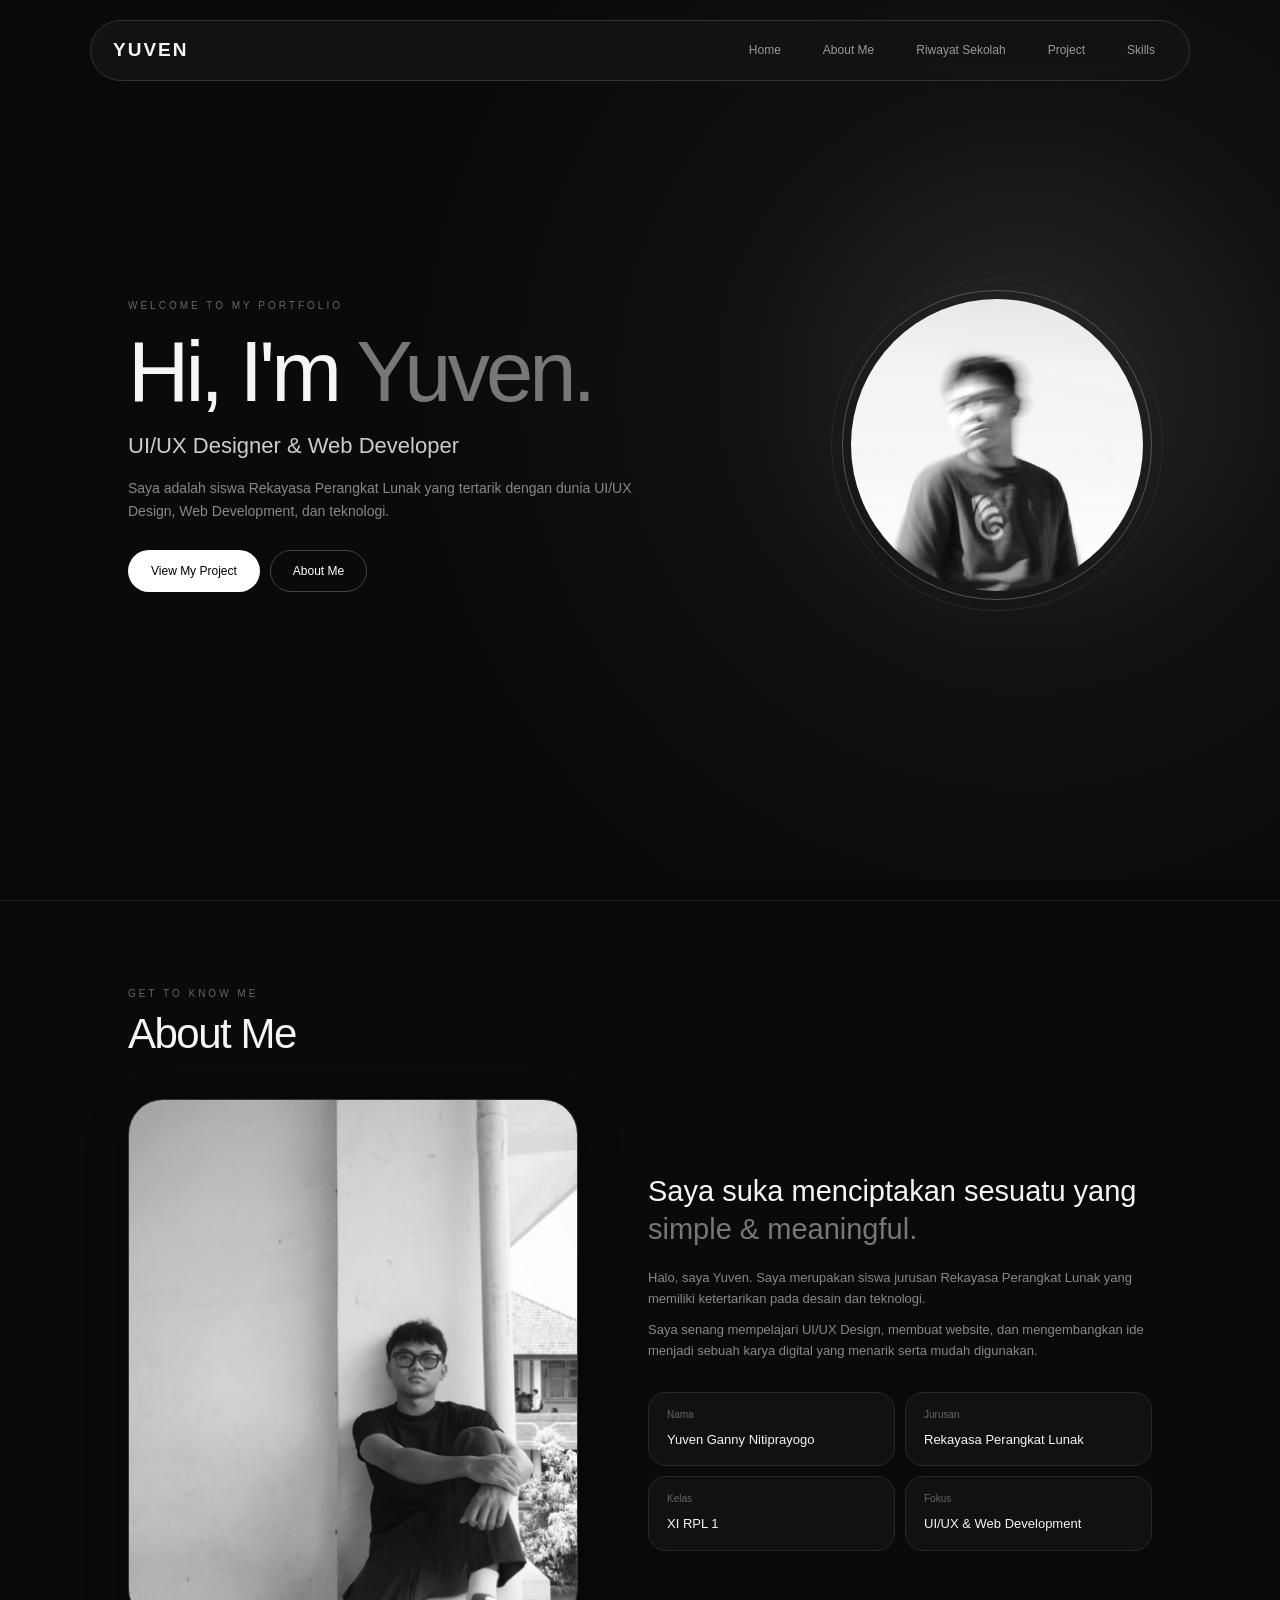
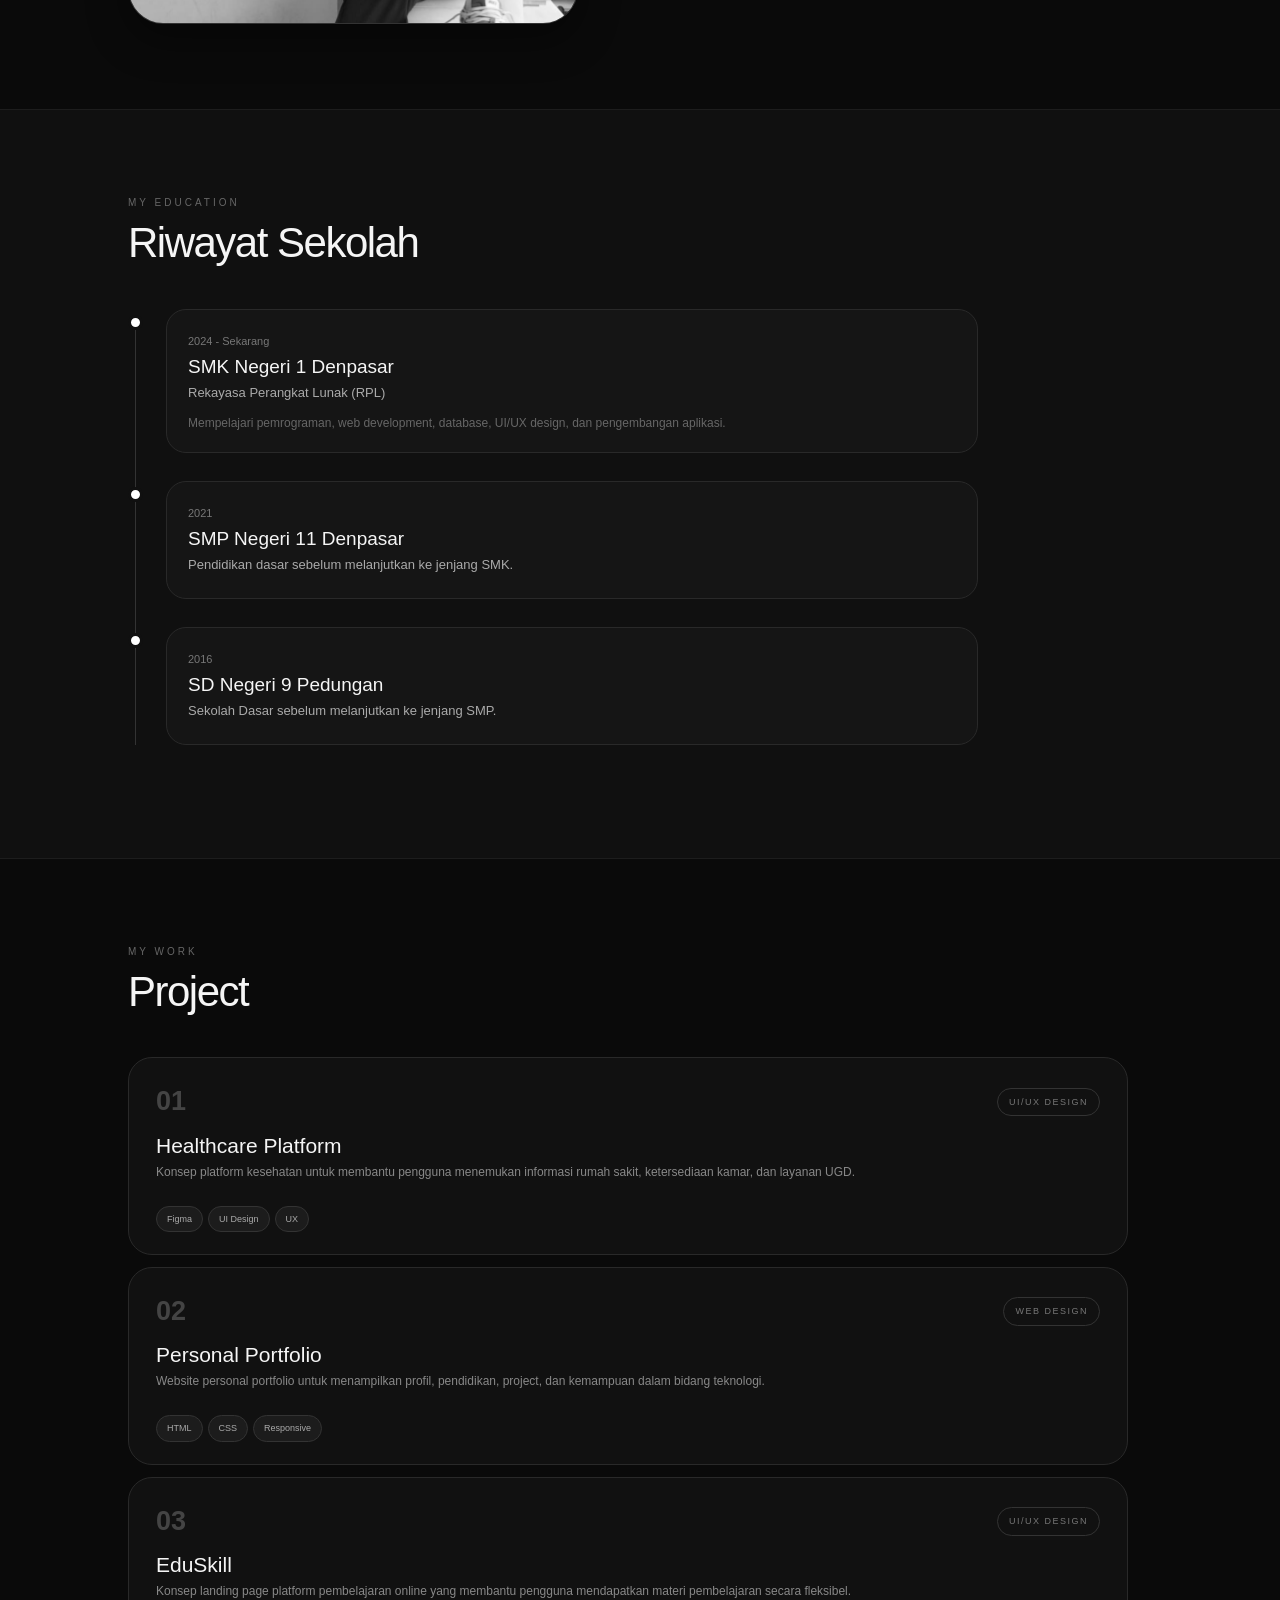
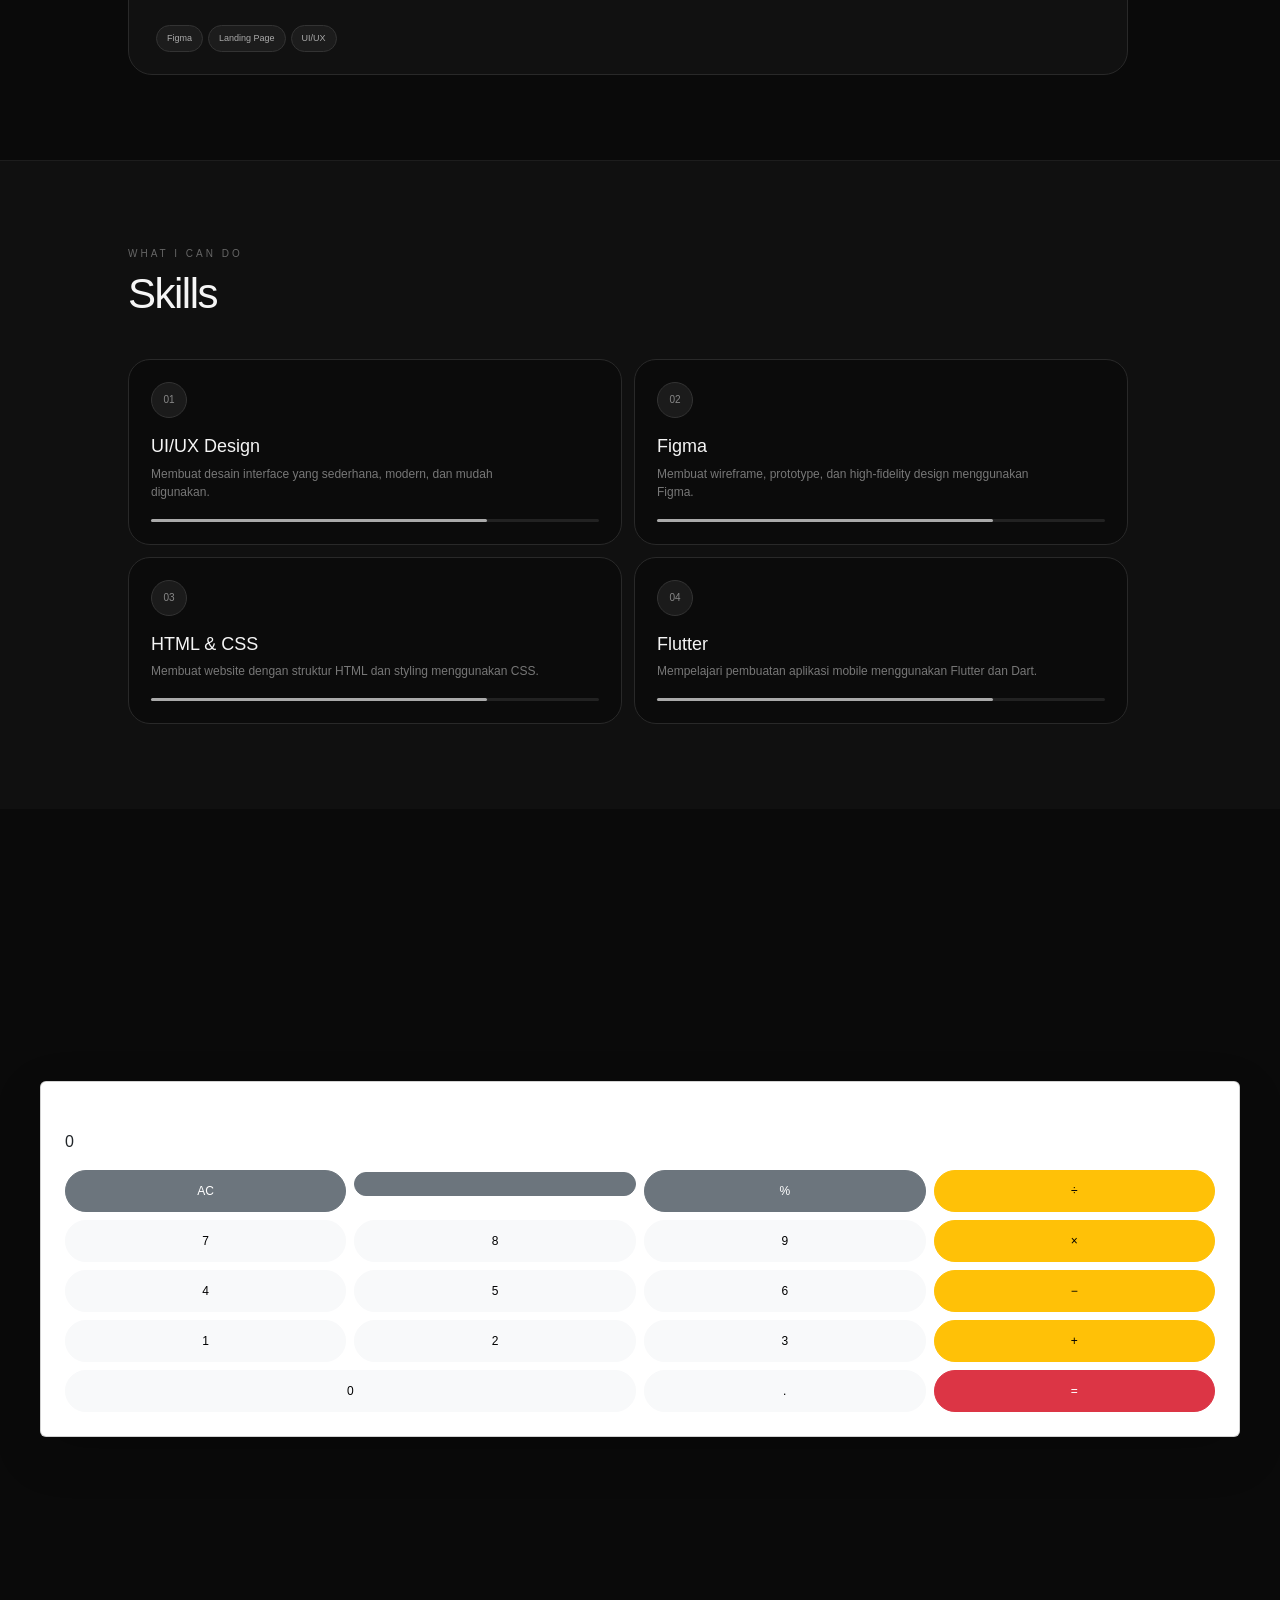
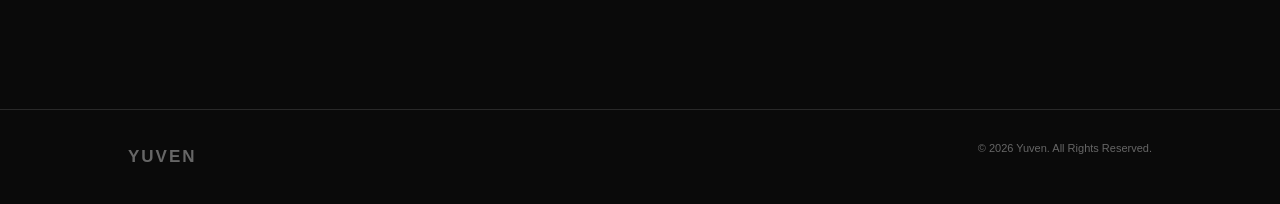
<file: index.html>
<!DOCTYPE html>
<html lang="id">
<head>
    <meta charset="UTF-8">
    <meta name="viewport" content="width=device-width, initial-scale=1.0">
    <title>Yuven - Personal Portfolio</title>

    <!-- Bootstrap (harus di atas CSS sendiri supaya CSS kamu tetap menang) -->
    <link href="https://cdn.jsdelivr.net/npm/bootstrap@5.3.3/dist/css/bootstrap.min.css" rel="stylesheet">

    <!-- CSS sendiri -->
    <link rel="stylesheet" href="yuven_web.css">
</head>
<body>

<header class="navbar">
    <div class="logo">YUVEN</div>
    <nav>
        <a href="#home">Home</a>
        <a href="#about">About Me</a>
        <a href="#education">Riwayat Sekolah</a>
        <a href="#projects">Project</a>
        <a href="#skills">Skills</a>
    </nav>
</header>

<section class="home" id="home">
    <div class="home-content">
        <p class="small-title">WELCOME TO MY PORTFOLIO</p>
        <h1>Hi, I'm <span>Yuven.</span></h1>
        <h2>UI/UX Designer & Web Developer</h2>
        <p class="home-description">
            Saya adalah siswa Rekayasa Perangkat Lunak yang
            tertarik dengan dunia UI/UX Design, Web Development,
            dan teknologi.
        </p>
        <div class="home-buttons">
            <a href="#projects" class="btn primary">View My Project</a>
            <a href="#about" class="btn secondary">About Me</a>
        </div>
    </div>

    <div class="home-image">
        <div class="image-wrapper">
            <img src="ven.jpeg" alt="Foto Yuven">
        </div>
    </div>
</section>

<section class="section" id="about">
    <div class="section-title">
        <p>GET TO KNOW ME</p>
        <h2>About Me</h2>
    </div>

    <div class="about-container">
        <div class="about-image">
            <div class="about-image-box">
                <img src="ganny.jpeg" alt="Foto Yuven">
            </div>
        </div>

        <div class="about-text">
            <h3>Saya suka menciptakan sesuatu yang
                <span>simple & meaningful.</span>
            </h3>

            <p>
                Halo, saya Yuven. Saya merupakan siswa jurusan
                Rekayasa Perangkat Lunak yang memiliki ketertarikan
                pada desain dan teknologi.
            </p>

            <p>
                Saya senang mempelajari UI/UX Design, membuat website,
                dan mengembangkan ide menjadi sebuah karya digital
                yang menarik serta mudah digunakan.
            </p>

            <div class="about-info">
                <div class="info-item">
                    <span>Nama</span>
                    <strong>Yuven Ganny Nitiprayogo</strong>
                </div>
                <div class="info-item">
                    <span>Jurusan</span>
                    <strong>Rekayasa Perangkat Lunak</strong>
                </div>
                <div class="info-item">
                    <span>Kelas</span>
                    <strong>XI RPL 1</strong>
                </div>
                <div class="info-item">
                    <span>Fokus</span>
                    <strong>UI/UX & Web Development</strong>
                </div>
            </div>
        </div>
    </div>
</section>

<section class="section education" id="education">
    <div class="section-title">
        <p>MY EDUCATION</p>
        <h2>Riwayat Sekolah</h2>
    </div>

    <div class="timeline">
        <div class="timeline-item">
            <div class="timeline-dot"></div>
            <div class="timeline-content">
                <span class="year">2024 - Sekarang</span>
                <h3>SMK Negeri 1 Denpasar</h3>
                <p>Rekayasa Perangkat Lunak (RPL)</p>
                <small>
                    Mempelajari pemrograman, web development,
                    database, UI/UX design, dan pengembangan aplikasi.
                </small>
            </div>
        </div>

        <div class="timeline-item">
            <div class="timeline-dot"></div>
            <div class="timeline-content">
                <span class="year">2021</span>
                <h3>SMP Negeri 11 Denpasar</h3>
                <p>
                    Pendidikan dasar sebelum melanjutkan
                    ke jenjang SMK.
                </p>
            </div>
        </div>

        <div class="timeline-item">
            <div class="timeline-dot"></div>
            <div class="timeline-content">
                <span class="year">2016</span>
                <h3>SD Negeri 9 Pedungan</h3>
                <p>
                    Sekolah Dasar sebelum melanjutkan
                    ke jenjang SMP.
                </p>
            </div>
        </div>
    </div>
</section>

<section class="section" id="projects">
    <div class="section-title">
        <p>MY WORK</p>
        <h2>Project</h2>
    </div>

    <div class="project-list">

        <div class="project-card">
            <div class="project-top">
                <span class="project-number">01</span>
                <span class="project-category">UI/UX DESIGN</span>
            </div>
            <div class="project-content">
                <h3>Healthcare Platform</h3>
                <p>
                    Konsep platform kesehatan untuk membantu pengguna
                    menemukan informasi rumah sakit, ketersediaan kamar,
                    dan layanan UGD.
                </p>
            </div>
            <div class="project-tags">
                <span>Figma</span>
                <span>UI Design</span>
                <span>UX</span>
            </div>
        </div>

        <div class="project-card">
            <div class="project-top">
                <span class="project-number">02</span>
                <span class="project-category">WEB DESIGN</span>
            </div>
            <div class="project-content">
                <h3>Personal Portfolio</h3>
                <p>
                    Website personal portfolio untuk menampilkan
                    profil, pendidikan, project, dan kemampuan
                    dalam bidang teknologi.
                </p>
            </div>
            <div class="project-tags">
                <span>HTML</span>
                <span>CSS</span>
                <span>Responsive</span>
            </div>
        </div>

        <div class="project-card">
            <div class="project-top">
                <span class="project-number">03</span>
                <span class="project-category">UI/UX DESIGN</span>
            </div>
            <div class="project-content">
                <h3>EduSkill</h3>
                <p>
                    Konsep landing page platform pembelajaran online
                    yang membantu pengguna mendapatkan materi
                    pembelajaran secara fleksibel.
                </p>
            </div>
            <div class="project-tags">
                <span>Figma</span>
                <span>Landing Page</span>
                <span>UI/UX</span>
            </div>
        </div>

    </div>
</section>

<section class="section skills" id="skills">
    <div class="section-title">
        <p>WHAT I CAN DO</p>
        <h2>Skills</h2>
    </div>

    <div class="skills-container">
        <div class="skill-card">
            <div class="skill-number">01</div>
            <h3>UI/UX Design</h3>
            <p>
                Membuat desain interface yang sederhana,
                modern, dan mudah digunakan.
            </p>
            <div class="skill-line"><span></span></div>
        </div>

        <div class="skill-card">
            <div class="skill-number">02</div>
            <h3>Figma</h3>
            <p>
                Membuat wireframe, prototype, dan
                high-fidelity design menggunakan Figma.
            </p>
            <div class="skill-line"><span></span></div>
        </div>

        <div class="skill-card">
            <div class="skill-number">03</div>
            <h3>HTML & CSS</h3>
            <p>
                Membuat website dengan struktur HTML
                dan styling menggunakan CSS.
            </p>
            <div class="skill-line"><span></span></div>
        </div>

        <div class="skill-card">
            <div class="skill-number">04</div>
            <h3>Flutter</h3>
            <p>
                Mempelajari pembuatan aplikasi mobile
                menggunakan Flutter dan Dart.
            </p>
            <div class="skill-line"><span></span></div>
        </div>
    </div>
</section>

<main class="d-flex justify-content-center align-items-center min-vh-100">
    <div class="calculator card shadow-lg">
      <div class="card-body p-4">
        <div class="display mb-3">
          <div id="expression" class="expression text-secondary small">&nbsp;</div>
          <div id="result" class="result">0</div>
        </div>
        <div class="row g-2">
          <div class="col-3"><button class="btn btn-secondary w-100 calc-btn" data-action="clear">AC</button></div>
          <div class="col-3"><button class="btn btn-secondary w-100 calc-btn" data-action="delete"><i class="bi bi-backspace"></i></button></div>
          <div class="col-3"><button class="btn btn-secondary w-100 calc-btn" data-value="%">%</button></div>
          <div class="col-3"><button class="btn btn-warning w-100 calc-btn operator" data-value="/">÷</button></div>

          <div class="col-3"><button class="btn btn-light w-100 calc-btn" data-value="7">7</button></div>
          <div class="col-3"><button class="btn btn-light w-100 calc-btn" data-value="8">8</button></div>
          <div class="col-3"><button class="btn btn-light w-100 calc-btn" data-value="9">9</button></div>
          <div class="col-3"><button class="btn btn-warning w-100 calc-btn operator" data-value="*">×</button></div>

          <div class="col-3"><button class="btn btn-light w-100 calc-btn" data-value="4">4</button></div>
          <div class="col-3"><button class="btn btn-light w-100 calc-btn" data-value="5">5</button></div>
          <div class="col-3"><button class="btn btn-light w-100 calc-btn" data-value="6">6</button></div>
          <div class="col-3"><button class="btn btn-warning w-100 calc-btn operator" data-value="-">−</button></div>

          <div class="col-3"><button class="btn btn-light w-100 calc-btn" data-value="1">1</button></div>
          <div class="col-3"><button class="btn btn-light w-100 calc-btn" data-value="2">2</button></div>
          <div class="col-3"><button class="btn btn-light w-100 calc-btn" data-value="3">3</button></div>
          <div class="col-3"><button class="btn btn-warning w-100 calc-btn operator" data-value="+">+</button></div>

          <div class="col-6"><button class="btn btn-light w-100 calc-btn" data-value="0">0</button></div>
          <div class="col-3"><button class="btn btn-light w-100 calc-btn" data-value=".">.</button></div>
          <div class="col-3"><button class="btn btn-danger w-100 calc-btn" data-action="equals">=</button></div>
        </div>
      </div>
    </div>
    </main>

<footer>
    <div class="footer-logo">YUVEN</div>
    <p>© 2026 Yuven. All Rights Reserved.</p>
</footer>

<!-- Bootstrap JavaScript -->
<script src="https://cdn.jsdelivr.net/npm/bootstrap@5.3.3/dist/js/bootstrap.bundle.min.js"></script>
<script src="yuven_web.js"></script>

</body>
</html>
</file>
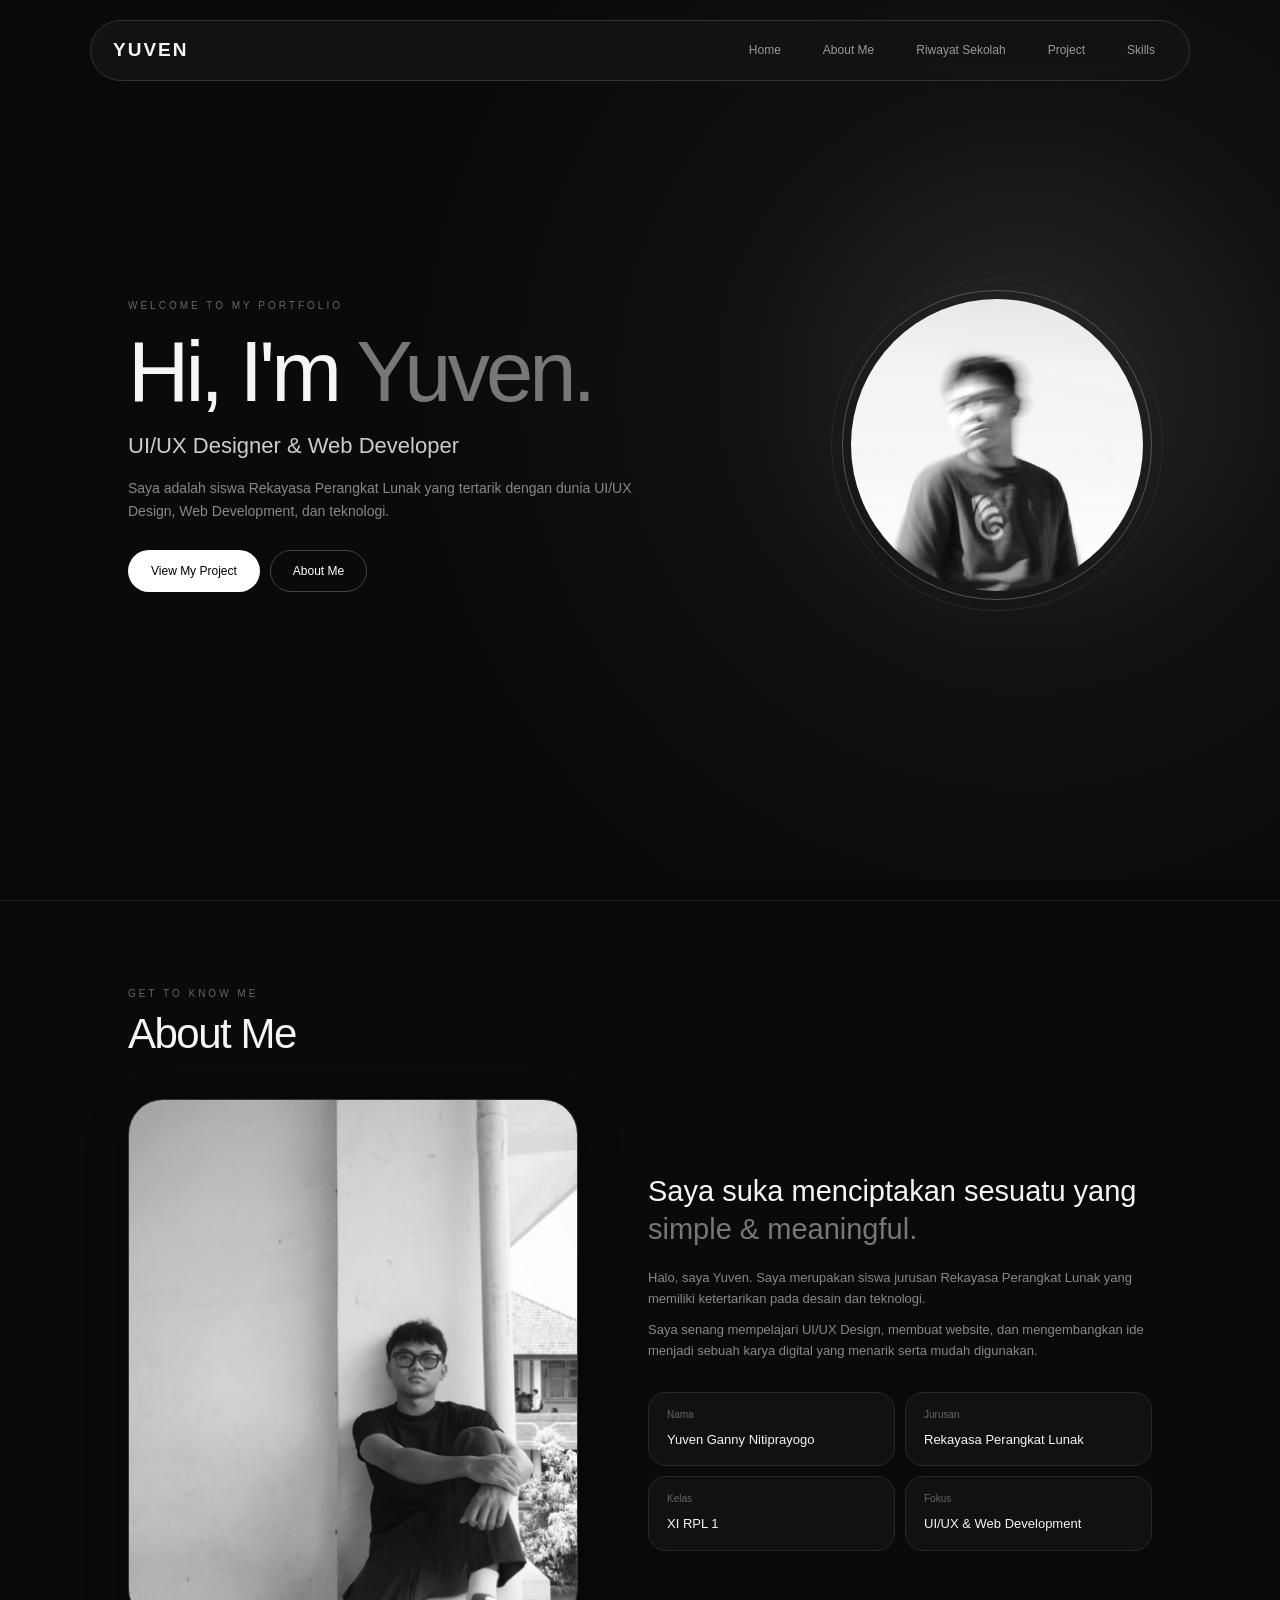
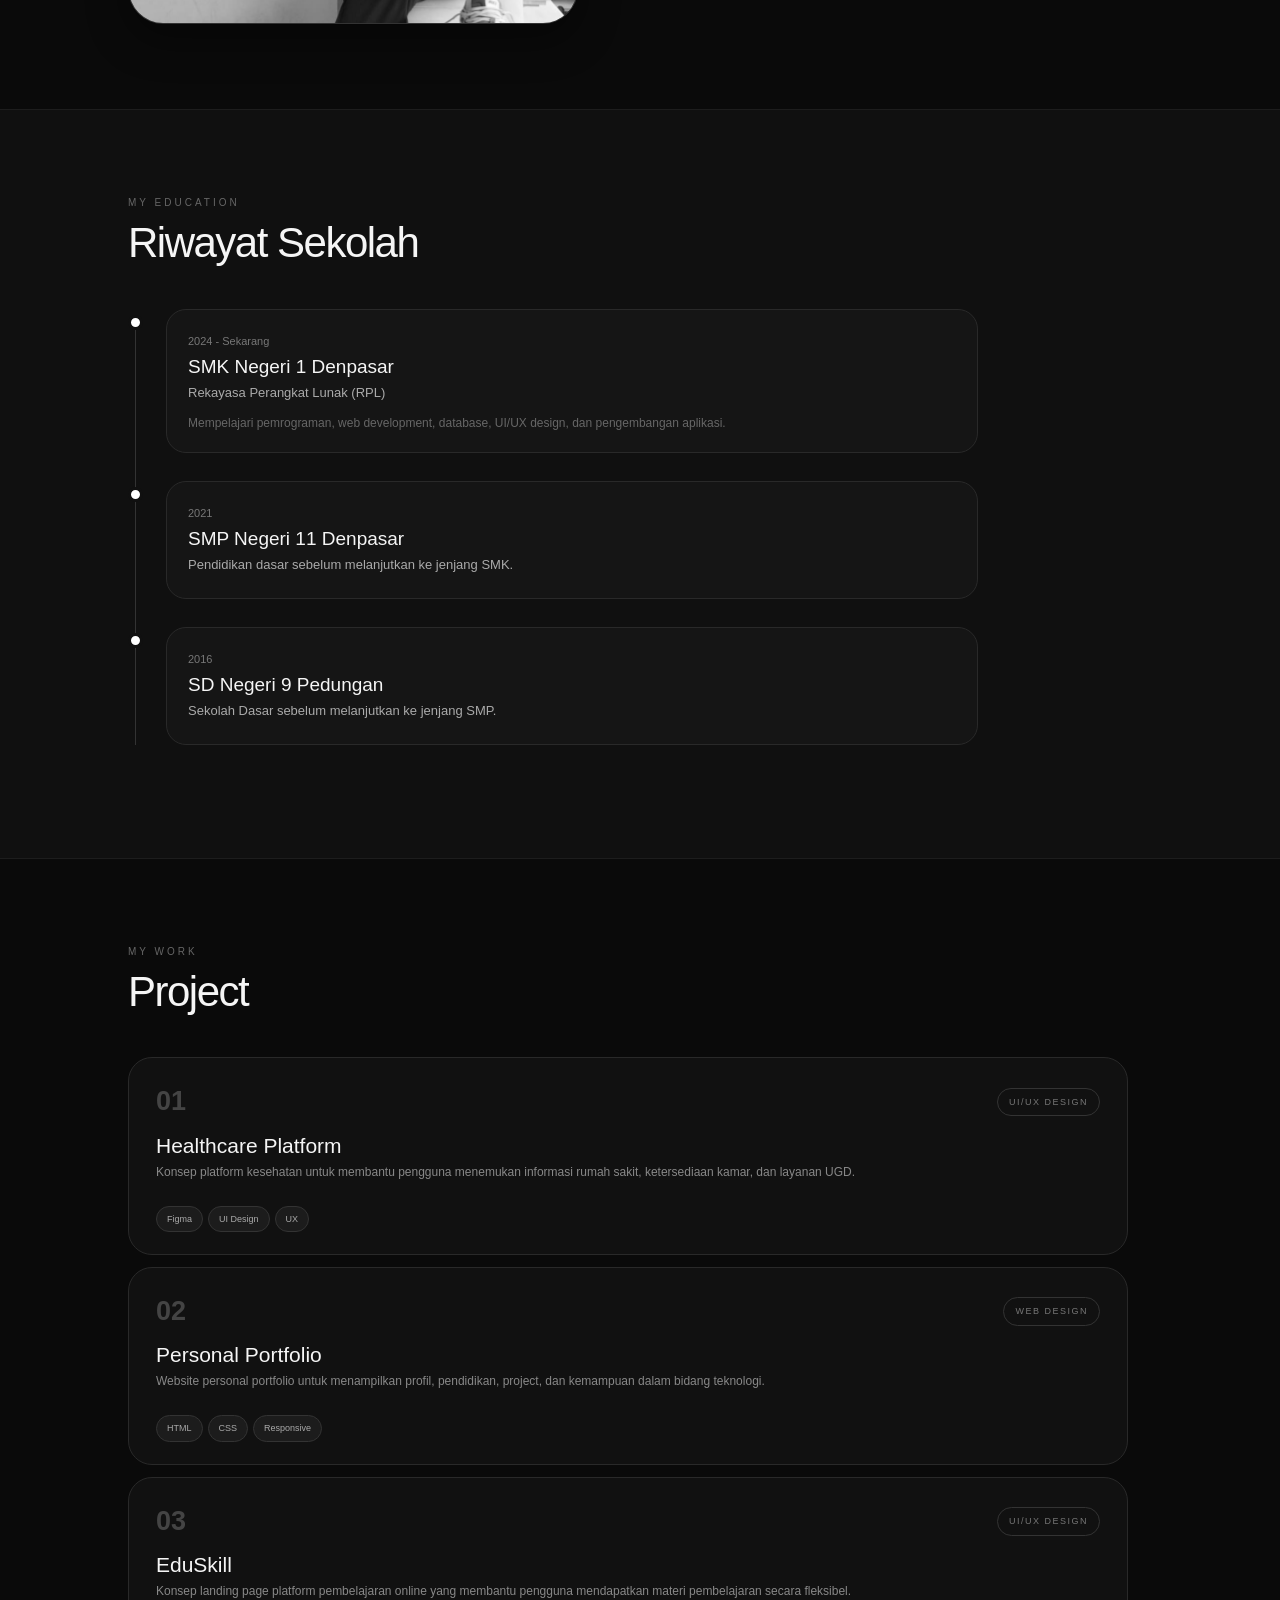
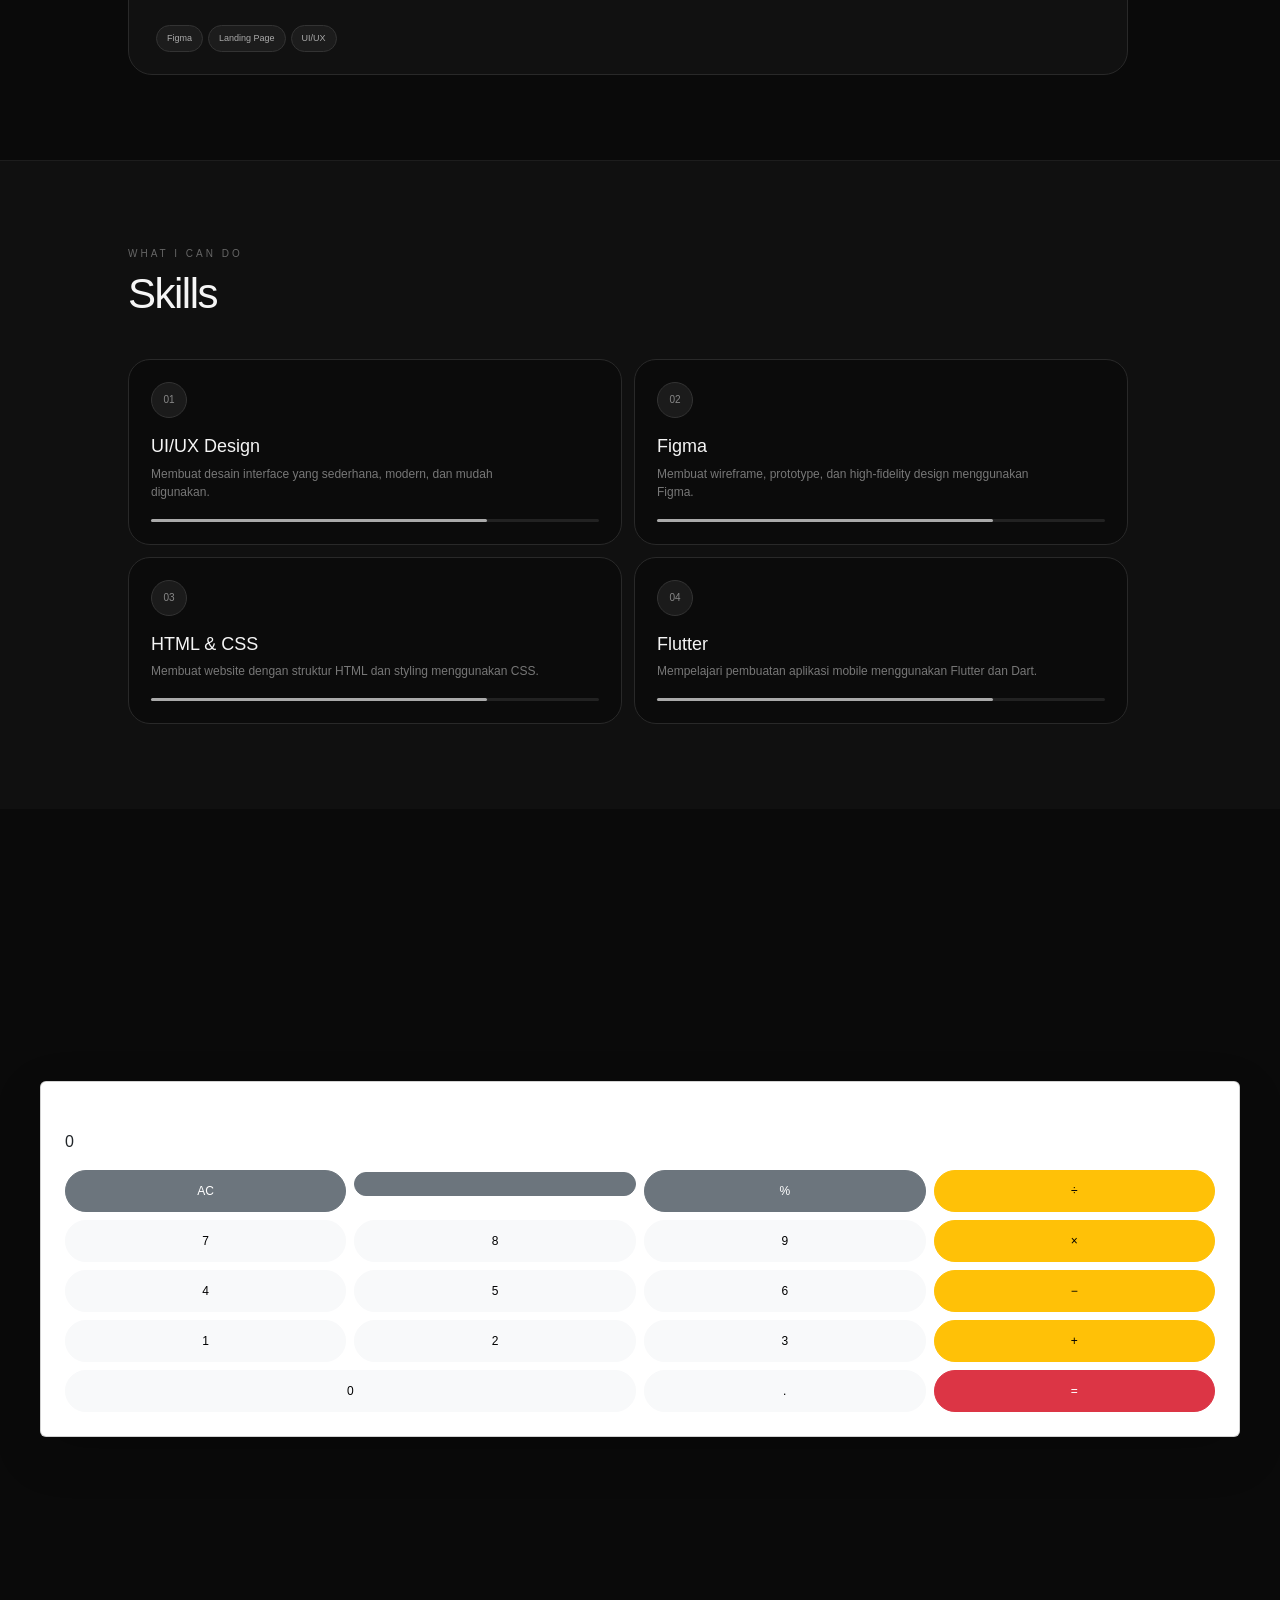
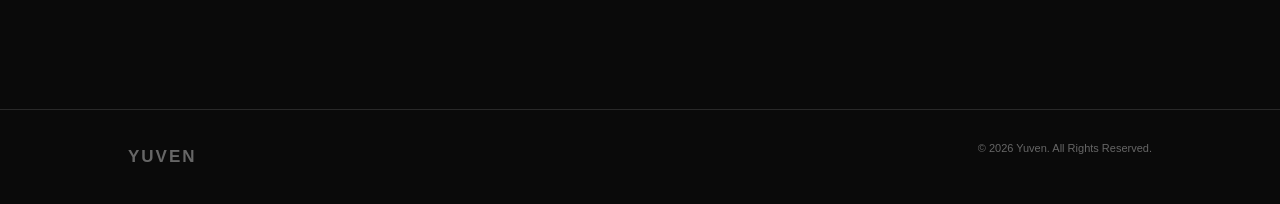
<file: yuven_web.html>
<!DOCTYPE html>
<html lang="id">
<head>
    <meta charset="UTF-8">
    <meta name="viewport" content="width=device-width, initial-scale=1.0">
    <title>Yuven - Personal Portfolio</title>

    <!-- Bootstrap (harus di atas CSS sendiri supaya CSS kamu tetap menang) -->
    <link href="https://cdn.jsdelivr.net/npm/bootstrap@5.3.3/dist/css/bootstrap.min.css" rel="stylesheet">

    <!-- CSS sendiri -->
    <link rel="stylesheet" href="yuven_web.css">
</head>
<body>

<header class="navbar">
    <div class="logo">YUVEN</div>
    <nav>
        <a href="#home">Home</a>
        <a href="#about">About Me</a>
        <a href="#education">Riwayat Sekolah</a>
        <a href="#projects">Project</a>
        <a href="#skills">Skills</a>
    </nav>
</header>

<section class="home" id="home">
    <div class="home-content">
        <p class="small-title">WELCOME TO MY PORTFOLIO</p>
        <h1>Hi, I'm <span>Yuven.</span></h1>
        <h2>UI/UX Designer & Web Developer</h2>
        <p class="home-description">
            Saya adalah siswa Rekayasa Perangkat Lunak yang
            tertarik dengan dunia UI/UX Design, Web Development,
            dan teknologi.
        </p>
        <div class="home-buttons">
            <a href="#projects" class="btn primary">View My Project</a>
            <a href="#about" class="btn secondary">About Me</a>
        </div>
    </div>

    <div class="home-image">
        <div class="image-wrapper">
            <img src="ven.jpeg" alt="Foto Yuven">
        </div>
    </div>
</section>

<section class="section" id="about">
    <div class="section-title">
        <p>GET TO KNOW ME</p>
        <h2>About Me</h2>
    </div>

    <div class="about-container">
        <div class="about-image">
            <div class="about-image-box">
                <img src="ganny.jpeg" alt="Foto Yuven">
            </div>
        </div>

        <div class="about-text">
            <h3>Saya suka menciptakan sesuatu yang
                <span>simple & meaningful.</span>
            </h3>

            <p>
                Halo, saya Yuven. Saya merupakan siswa jurusan
                Rekayasa Perangkat Lunak yang memiliki ketertarikan
                pada desain dan teknologi.
            </p>

            <p>
                Saya senang mempelajari UI/UX Design, membuat website,
                dan mengembangkan ide menjadi sebuah karya digital
                yang menarik serta mudah digunakan.
            </p>

            <div class="about-info">
                <div class="info-item">
                    <span>Nama</span>
                    <strong>Yuven Ganny Nitiprayogo</strong>
                </div>
                <div class="info-item">
                    <span>Jurusan</span>
                    <strong>Rekayasa Perangkat Lunak</strong>
                </div>
                <div class="info-item">
                    <span>Kelas</span>
                    <strong>XI RPL 1</strong>
                </div>
                <div class="info-item">
                    <span>Fokus</span>
                    <strong>UI/UX & Web Development</strong>
                </div>
            </div>
        </div>
    </div>
</section>

<section class="section education" id="education">
    <div class="section-title">
        <p>MY EDUCATION</p>
        <h2>Riwayat Sekolah</h2>
    </div>

    <div class="timeline">
        <div class="timeline-item">
            <div class="timeline-dot"></div>
            <div class="timeline-content">
                <span class="year">2024 - Sekarang</span>
                <h3>SMK Negeri 1 Denpasar</h3>
                <p>Rekayasa Perangkat Lunak (RPL)</p>
                <small>
                    Mempelajari pemrograman, web development,
                    database, UI/UX design, dan pengembangan aplikasi.
                </small>
            </div>
        </div>

        <div class="timeline-item">
            <div class="timeline-dot"></div>
            <div class="timeline-content">
                <span class="year">2021</span>
                <h3>SMP Negeri 11 Denpasar</h3>
                <p>
                    Pendidikan dasar sebelum melanjutkan
                    ke jenjang SMK.
                </p>
            </div>
        </div>

        <div class="timeline-item">
            <div class="timeline-dot"></div>
            <div class="timeline-content">
                <span class="year">2016</span>
                <h3>SD Negeri 9 Pedungan</h3>
                <p>
                    Sekolah Dasar sebelum melanjutkan
                    ke jenjang SMP.
                </p>
            </div>
        </div>
    </div>
</section>

<section class="section" id="projects">
    <div class="section-title">
        <p>MY WORK</p>
        <h2>Project</h2>
    </div>

    <div class="project-list">

        <div class="project-card">
            <div class="project-top">
                <span class="project-number">01</span>
                <span class="project-category">UI/UX DESIGN</span>
            </div>
            <div class="project-content">
                <h3>Healthcare Platform</h3>
                <p>
                    Konsep platform kesehatan untuk membantu pengguna
                    menemukan informasi rumah sakit, ketersediaan kamar,
                    dan layanan UGD.
                </p>
            </div>
            <div class="project-tags">
                <span>Figma</span>
                <span>UI Design</span>
                <span>UX</span>
            </div>
        </div>

        <div class="project-card">
            <div class="project-top">
                <span class="project-number">02</span>
                <span class="project-category">WEB DESIGN</span>
            </div>
            <div class="project-content">
                <h3>Personal Portfolio</h3>
                <p>
                    Website personal portfolio untuk menampilkan
                    profil, pendidikan, project, dan kemampuan
                    dalam bidang teknologi.
                </p>
            </div>
            <div class="project-tags">
                <span>HTML</span>
                <span>CSS</span>
                <span>Responsive</span>
            </div>
        </div>

        <div class="project-card">
            <div class="project-top">
                <span class="project-number">03</span>
                <span class="project-category">UI/UX DESIGN</span>
            </div>
            <div class="project-content">
                <h3>EduSkill</h3>
                <p>
                    Konsep landing page platform pembelajaran online
                    yang membantu pengguna mendapatkan materi
                    pembelajaran secara fleksibel.
                </p>
            </div>
            <div class="project-tags">
                <span>Figma</span>
                <span>Landing Page</span>
                <span>UI/UX</span>
            </div>
        </div>

    </div>
</section>

<section class="section skills" id="skills">
    <div class="section-title">
        <p>WHAT I CAN DO</p>
        <h2>Skills</h2>
    </div>

    <div class="skills-container">
        <div class="skill-card">
            <div class="skill-number">01</div>
            <h3>UI/UX Design</h3>
            <p>
                Membuat desain interface yang sederhana,
                modern, dan mudah digunakan.
            </p>
            <div class="skill-line"><span></span></div>
        </div>

        <div class="skill-card">
            <div class="skill-number">02</div>
            <h3>Figma</h3>
            <p>
                Membuat wireframe, prototype, dan
                high-fidelity design menggunakan Figma.
            </p>
            <div class="skill-line"><span></span></div>
        </div>

        <div class="skill-card">
            <div class="skill-number">03</div>
            <h3>HTML & CSS</h3>
            <p>
                Membuat website dengan struktur HTML
                dan styling menggunakan CSS.
            </p>
            <div class="skill-line"><span></span></div>
        </div>

        <div class="skill-card">
            <div class="skill-number">04</div>
            <h3>Flutter</h3>
            <p>
                Mempelajari pembuatan aplikasi mobile
                menggunakan Flutter dan Dart.
            </p>
            <div class="skill-line"><span></span></div>
        </div>
    </div>
</section>

<main class="d-flex justify-content-center align-items-center min-vh-100">
    <div class="calculator card shadow-lg">
      <div class="card-body p-4">
        <div class="display mb-3">
          <div id="expression" class="expression text-secondary small">&nbsp;</div>
          <div id="result" class="result">0</div>
        </div>
        <div class="row g-2">
          <div class="col-3"><button class="btn btn-secondary w-100 calc-btn" data-action="clear">AC</button></div>
          <div class="col-3"><button class="btn btn-secondary w-100 calc-btn" data-action="delete"><i class="bi bi-backspace"></i></button></div>
          <div class="col-3"><button class="btn btn-secondary w-100 calc-btn" data-value="%">%</button></div>
          <div class="col-3"><button class="btn btn-warning w-100 calc-btn operator" data-value="/">÷</button></div>

          <div class="col-3"><button class="btn btn-light w-100 calc-btn" data-value="7">7</button></div>
          <div class="col-3"><button class="btn btn-light w-100 calc-btn" data-value="8">8</button></div>
          <div class="col-3"><button class="btn btn-light w-100 calc-btn" data-value="9">9</button></div>
          <div class="col-3"><button class="btn btn-warning w-100 calc-btn operator" data-value="*">×</button></div>

          <div class="col-3"><button class="btn btn-light w-100 calc-btn" data-value="4">4</button></div>
          <div class="col-3"><button class="btn btn-light w-100 calc-btn" data-value="5">5</button></div>
          <div class="col-3"><button class="btn btn-light w-100 calc-btn" data-value="6">6</button></div>
          <div class="col-3"><button class="btn btn-warning w-100 calc-btn operator" data-value="-">−</button></div>

          <div class="col-3"><button class="btn btn-light w-100 calc-btn" data-value="1">1</button></div>
          <div class="col-3"><button class="btn btn-light w-100 calc-btn" data-value="2">2</button></div>
          <div class="col-3"><button class="btn btn-light w-100 calc-btn" data-value="3">3</button></div>
          <div class="col-3"><button class="btn btn-warning w-100 calc-btn operator" data-value="+">+</button></div>

          <div class="col-6"><button class="btn btn-light w-100 calc-btn" data-value="0">0</button></div>
          <div class="col-3"><button class="btn btn-light w-100 calc-btn" data-value=".">.</button></div>
          <div class="col-3"><button class="btn btn-danger w-100 calc-btn" data-action="equals">=</button></div>
        </div>
      </div>
    </div>
    </main>

<footer>
    <div class="footer-logo">YUVEN</div>
    <p>© 2026 Yuven. All Rights Reserved.</p>
</footer>

<!-- Bootstrap JavaScript -->
<script src="https://cdn.jsdelivr.net/npm/bootstrap@5.3.3/dist/js/bootstrap.bundle.min.js"></script>
<script src="yuven_web.js"></script>

</body>
</html>
</file>
<file: yuven_web.css>
* {
    margin: 0;
    padding: 0;
    box-sizing: border-box;
}

html {
    scroll-behavior: smooth;
}

body {
    font-family: Arial, Helvetica, sans-serif;
    background: #0a0a0a;
    color: #f5f5f5;
    line-height: 1.6;
}

a {
    text-decoration: none;
    color: inherit;
}

/* NAVBAR */

.navbar {
    position: fixed;
    top: 20px;
    left: 50%; /*mengubah posisi navbar */
    transform: translateX(-50%);

    width: 90%;
    max-width: 1100px;
    padding: 13px 22px;
    display: flex;
    align-items: center;
    justify-content: space-between;
    background: rgba(20,20,20,.88);
    border: 1px solid #333;
    border-radius: 50px;
    backdrop-filter: blur(15px);
    z-index: 1000;
}

.logo {
    font-size: 19px;
    font-weight: 800;
    letter-spacing: 2px;
}

.navbar nav {
    display: flex;
    align-items: center;
    gap: 18px;
}

.navbar nav a {
    color: #999;
    font-size: 12px;
    padding: 7px 12px;
    border-radius: 30px;
    transition: .3s;
}

.navbar nav a:hover {
    background: #fff;
    color: #000;
}

/* HOME */

.home {
    min-height: 100vh;
    display: flex;  /*untuk menubah posisi gambar*/
    align-items: center;
    justify-content: space-between;
    gap: 60px;
    padding: 110px 10% 80px;
    transform: translateY(-20px);
    background: radial-gradient(circle at 80% 45%,#292929 0%,#111 25%,#0a0a0a 55%);
}

.home-content {
    max-width: 600px;
}

.small-title,
.section-title p {
    color: #666;
    font-size: 10px;
    letter-spacing: 3px;
}

.small-title {
    margin-bottom: 18px;
}

.home h1 {
    font-size: clamp(50px,7vw,85px);
    line-height: .95;
    margin-bottom: 20px;
    letter-spacing: -4px;
}

.home h1 span,
.about-text h3 span {
    color: #777;
}

.home h2 {
    font-size: 22px;
    color: #ccc;
    font-weight: 400;
    margin-bottom: 18px;
}

.home-description {
    max-width: 520px;
    color: #888;
    font-size: 14px;
}

.home-buttons {
    display: flex;
    gap: 10px;
    margin-top: 28px;
}

.btn {
    padding: 11px 22px;
    border-radius: 50px;
    font-size: 12px;
}

.btn.primary {
    background: #fff;
    color: #000;
}

.btn.primary:hover {
    background: #ccc;
}

.btn.secondary {
    border: 1px solid #444;
    color: #fff;
}

.btn.secondary:hover {
    background: #fff;
    color: #000;
}

/* HOME IMAGE */

.home-image {
    display: flex;
    justify-content: center;
    align-items: center;
}

.image-wrapper {
    width: 310px;
    height: 310px;
    padding: 8px;
    border: 1px solid #555;
    border-radius: 50%;
    position: relative;
}

.image-wrapper::before {
    content: "";
    position: absolute;
    inset: -12px;
    border: 1px solid #292929;
    border-radius: 50%;
}

.image-wrapper img {
    width: 100%;
    height: 100%;
    object-fit: cover;
    border-radius: 50%;
    filter: grayscale(100%);
}

/* SECTION */

.section {
    padding: 85px 10%;
    border-top: 1px solid #1d1d1d;
}

.section-title {
    margin-bottom: 40px;
}

.section-title p {
    margin-bottom: 7px;
}

.section-title h2 {
    font-size: 42px;
    letter-spacing: -1.5px;
}

/* ABOUT */

.about-container {
    max-width: 1400px;
    margin: auto;
    display: grid;
    grid-template-columns: 450px 1fr;
    align-items: center;
    gap: 70px;
}

.about-image {
    display: flex;
    justify-content: flex-start;
}

.about-image-box {
    width: 450px;
    height: 525px;
    overflow: hidden;
    background: #111;
    border: 1px solid #333;
    border-radius: 35px;
    box-shadow: 0 15px 40px rgba(0,0,0,.4);
}

.about-image-box img {
    width: 100%;
    height: 100%;
    object-fit: cover;
    display: block;
    filter: grayscale(100%);
}

.about-text h3 {
    font-size: 29px;
    font-weight: 400;
    line-height: 1.3;
    max-width: 750px;
    margin-bottom: 20px;
}

.about-text > p {
    color: #888;
    max-width: 750px;
    margin-bottom: 10px;
    font-size: 13px;
    line-height: 1.6;
}

.about-info {
    display: grid;
    grid-template-columns: repeat(2,1fr);
    gap: 10px;
    margin-top: 30px;
}

.info-item {
    padding: 14px 18px;
    background: #111;
    border: 1px solid #292929;
    border-radius: 18px;
}

.info-item span {
    display: block;
    color: #666;
    font-size: 10px;
    margin-bottom: 3px;
}

.info-item strong {
    font-size: 13px;
    font-weight: 400;
}

/* EDUCATION */

.education,
.skills {
    background: #101010;
}

.timeline {
    max-width: 850px;
    position: relative;
}

.timeline::before {
    content: "";
    position: absolute;
    left: 7px;
    top: 8px;
    bottom: 0;
    width: 1px;
    background: #333;
}

.timeline-item {
    position: relative;
    padding-left: 38px;
    margin-bottom: 28px;
}

.timeline-dot {
    position: absolute;
    left: 0;
    top: 6px;
    width: 15px;
    height: 15px;
    background: #fff;
    border: 3px solid #101010;
    border-radius: 50%;
}

.timeline-content {
    padding: 17px 21px;
    background: #151515;
    border: 1px solid #292929;
    border-radius: 20px;
}

.timeline-content .year {
    color: #777;
    font-size: 11px;
}

.timeline-content h3 {
    font-size: 19px;
    margin: 4px 0;
}

.timeline-content p {
    color: #aaa;
    font-size: 13px;
    margin-bottom: 5px;
}

.timeline-content small {
    color: #666;
    font-size: 12px;
}

/* PROJECT */

.project-list {
    display: flex;
    flex-direction: column;
    gap: 12px;
    max-width: 1000px;
}

.project-card {
    padding: 22px 27px;
    min-height: 190px;
    background: #111;
    border: 1px solid #292929;
    border-radius: 24px;
    display: flex;
    flex-direction: column;
    justify-content: space-between;
}

.project-top {
    display: flex;
    justify-content: space-between;
    align-items: center;
}

.project-number {
    font-size: 27px;
    color: #444;
    font-weight: 700;
}

.project-category {
    color: #777;
    font-size: 9px;
    letter-spacing: 1.5px;
    padding: 6px 11px;
    border: 1px solid #333;
    border-radius: 50px;
}

.project-content {
    max-width: 700px;
    margin: 9px 0;
}

.project-content h3 {
    font-size: 21px;
    margin-bottom: 5px;
}

.project-content p {
    color: #888;
    font-size: 12px;
    line-height: 1.5;
}

.project-tags {
    display: flex;
    flex-wrap: wrap;
    gap: 5px;
}

.project-tags span {
    color: #aaa;
    font-size: 9px;
    padding: 5px 10px;
    border-radius: 50px;
    background: #1c1c1c;
    border: 1px solid #333;
}

/* SKILLS */

.skills-container {
    display: grid;
    grid-template-columns: repeat(2,1fr);
    gap: 12px;
    max-width: 1000px;
}

.skill-card {
    padding: 22px;
    background: #0b0b0b;
    border: 1px solid #292929;
    border-radius: 22px;
}

.skill-number {
    display: inline-flex;
    align-items: center;
    justify-content: center;
    width: 36px;
    height: 36px;
    background: #1b1b1b;
    border: 1px solid #333;
    border-radius: 50%;
    color: #888;
    font-size: 10px;
    margin-bottom: 18px;
}

.skill-card h3 {
    font-size: 18px;
    margin-bottom: 7px;
}

.skill-card p {
    color: #777;
    font-size: 12px;
    max-width: 400px;
    line-height: 1.5;
}

.skill-line {
    width: 100%;
    height: 3px;
    margin-top: 18px;
    background: #222;
    border-radius: 50px;
}

.skill-line span {
    display: block;
    width: 75%;
    height: 100%;
    background: #aaa;
    border-radius: 50px;
}

/* FOOTER */

footer {
    padding: 30px 10%;
    display: flex;
    justify-content: space-between;
    align-items: center;
    border-top: 1px solid #292929;
    color: #666;
}

.footer-logo {
    font-size: 17px;
    font-weight: 800;
    letter-spacing: 2px;
}

footer p {
    font-size: 11px;
}

/* RESPONSIVE */

@media (max-width:1000px) {
    .navbar {
        width: 94%;
    }

    .navbar nav {
        gap: 8px;
    }

    .navbar nav a {
        padding: 7px 10px;
    }

    .home {
        padding-left: 7%;
        padding-right: 7%;
    }

    .home-image {
        display: none;
    }

    .about-container {
        grid-template-columns: 350px 1fr;
        gap: 40px;
    }

    .about-image-box {
        width: 350px;
        height: 420px;
    }
}

@media (max-width:700px) {
    .navbar {
        top: 10px;
        width: 94%;
        padding: 12px 16px;
        flex-direction: column;
        gap: 8px;
        border-radius: 30px;
    }

    .navbar nav {
        width: 100%;
        justify-content: center;
        flex-wrap: wrap;
        gap: 4px;
    }

    .navbar nav a {
        font-size: 10px;
        padding: 5px 8px;
    }

    .home {
        padding: 165px 7% 70px;
        transform: translateY(-10px);
    }

    .home h1 {
        font-size: 52px;
        letter-spacing: -3px;
    }

    .home h2 {
        font-size: 18px;
    }

    .home-buttons {
        flex-direction: column;
    }

    .btn {
        text-align: center;
    }

    .section {
        padding: 65px 7%;
    }

    .section-title {
        margin-bottom: 30px;
    }

    .section-title h2 {
        font-size: 34px;
    }

    .about-container {
        grid-template-columns: 1fr;
        gap: 30px;
        text-align: center;
    }

    .about-image {
        justify-content: center;
    }

    .about-image-box {
        width: 230px;
        height: 280px;
    }

    .about-text h3 {
        font-size: 24px;
    }

    .about-info {
        grid-template-columns: 1fr;
        gap: 8px;
        margin-top: 25px;
    }

    .info-item {
        padding: 12px 16px;
    }

    .project-card {
        min-height: 170px;
        padding: 20px;
    }

    .skills-container {
        grid-template-columns: 1fr;
    }

    footer {
        padding: 25px 7%;
        flex-direction: column;
        gap: 8px;
        text-align: center;
    }

   .calculator {
  width: 100%;
  max-width: 340px;
  border-radius: 1.25rem;
  background-color: #1e1e2f;
}

.display {
  background-color: #12121c;
  border-radius: 0.75rem;
  padding: 1rem;
  text-align: right;
  overflow: hidden;
}

.expression {
  min-height: 1.4rem;
  word-break: break-all;
}

.result {
  font-size: 2rem;
  font-weight: 600;
  word-break: break-all;
  line-height: 1.2;
}

.calc-btn {
  height: 3.4rem;
  font-size: 1.25rem;
  font-weight: 400;
  border-radius: 0.75rem;
}

.calc-btn:active {
  transform: scale(0.95);
}

.operator {
  font-weight: 600;
}

}
</file>
